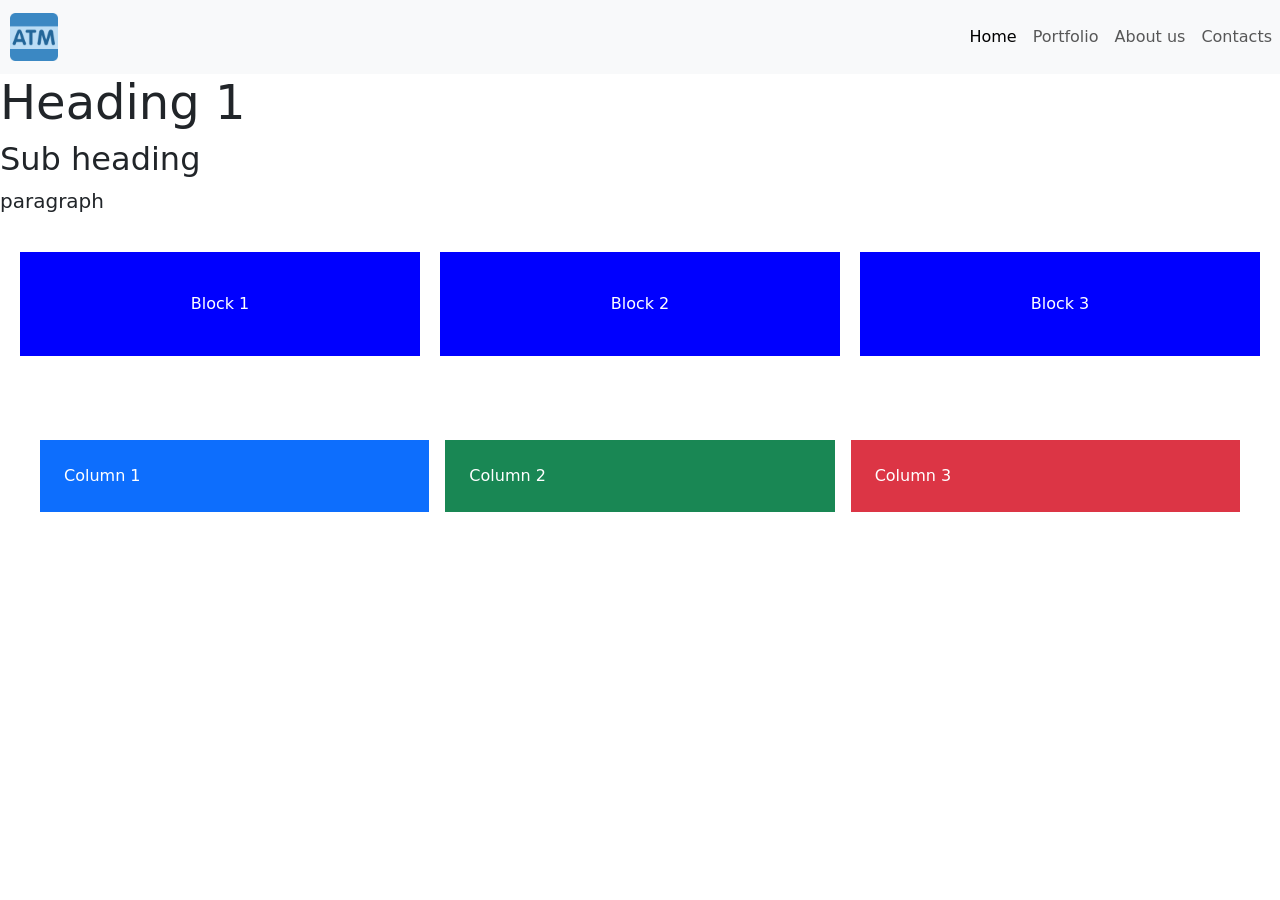
<file: index.html>
<!DOCTYPE>
<html>

<head>
  <meta charset="UTF-8">
  <meta name="viewport" content="width=device-width, initial-scale=1.0">
  <title>web-assignment3</title>
  <link href="https://cdn.jsdelivr.net/npm/bootstrap@5.3.8/dist/css/bootstrap.min.css" rel="stylesheet"
    integrity="sha384-sRIl4kxILFvY47J16cr9ZwB07vP4J8+LH7qKQnuqkuIAvNWLzeN8tE5YBujZqJLB" crossorigin="anonymous">
  <link rel="stylesheet" href="style.css">
</head>

<body>
  <nav class="navbar navbar-expand-lg navbar-light bg-light">
    <a class="navbar-brand" href="https://www.youtube.com/watch?v=dQw4w9WgXcQ">
      <img src="images/icon.png" alt="icon" id="icon">
    </a>

    <button class="navbar-toggler" type="button" data-bs-toggle="collapse" data-bs-target="#menu">
      <span class="navbar-toggler-icon"></span>
    </button>

    <div class="collapse navbar-collapse" id="menu">
      <ul class="navbar-nav ms-auto">
        <li class="nav-item"><a class="nav-link active" href="#">Home</a></li>
        <li class="nav-item"><a class="nav-link" href="portfolio.html">Portfolio</a></li>
        <li class="nav-item"><a class="nav-link" href="#">About us</a></li>
        <li class="nav-item"><a class="nav-link" href="#">Contacts</a></li>
      </ul>
    </div>
  </nav>

  <h1>Heading 1</h1>
  <h2>Sub heading</h2>
  <p>paragraph</p>

  <div class="boxes">
    <div class="box">Block 1</div>
    <div class="box">Block 2</div>
    <div class="box">Block 3</div>
  </div>

  <div class="bs-container mt-4">
    <div class="row g-3">
      <div class="col-12 col-md-6 col-lg-4">
        <div class="p-4 bg-primary text-white">Column 1</div>
      </div>
      <div class="col-12 col-md-6 col-lg-4">
        <div class="p-4 bg-success text-white">Column 2</div>
      </div>
      <div class="col-12 col-md-6 col-lg-4">
        <div class="p-4 bg-danger text-white">Column 3</div>
      </div>
    </div>
  </div>

  <script src="https://cdn.jsdelivr.net/npm/bootstrap@5.3.8/dist/js/bootstrap.bundle.min.js"
    integrity="sha384-FKyoEForCGlyvwx9Hj09JcYn3nv7wiPVlz7YYwJrWVcXK/BmnVDxM+D2scQbITxI"
    crossorigin="anonymous"></script>
</body>

</html>
</file>
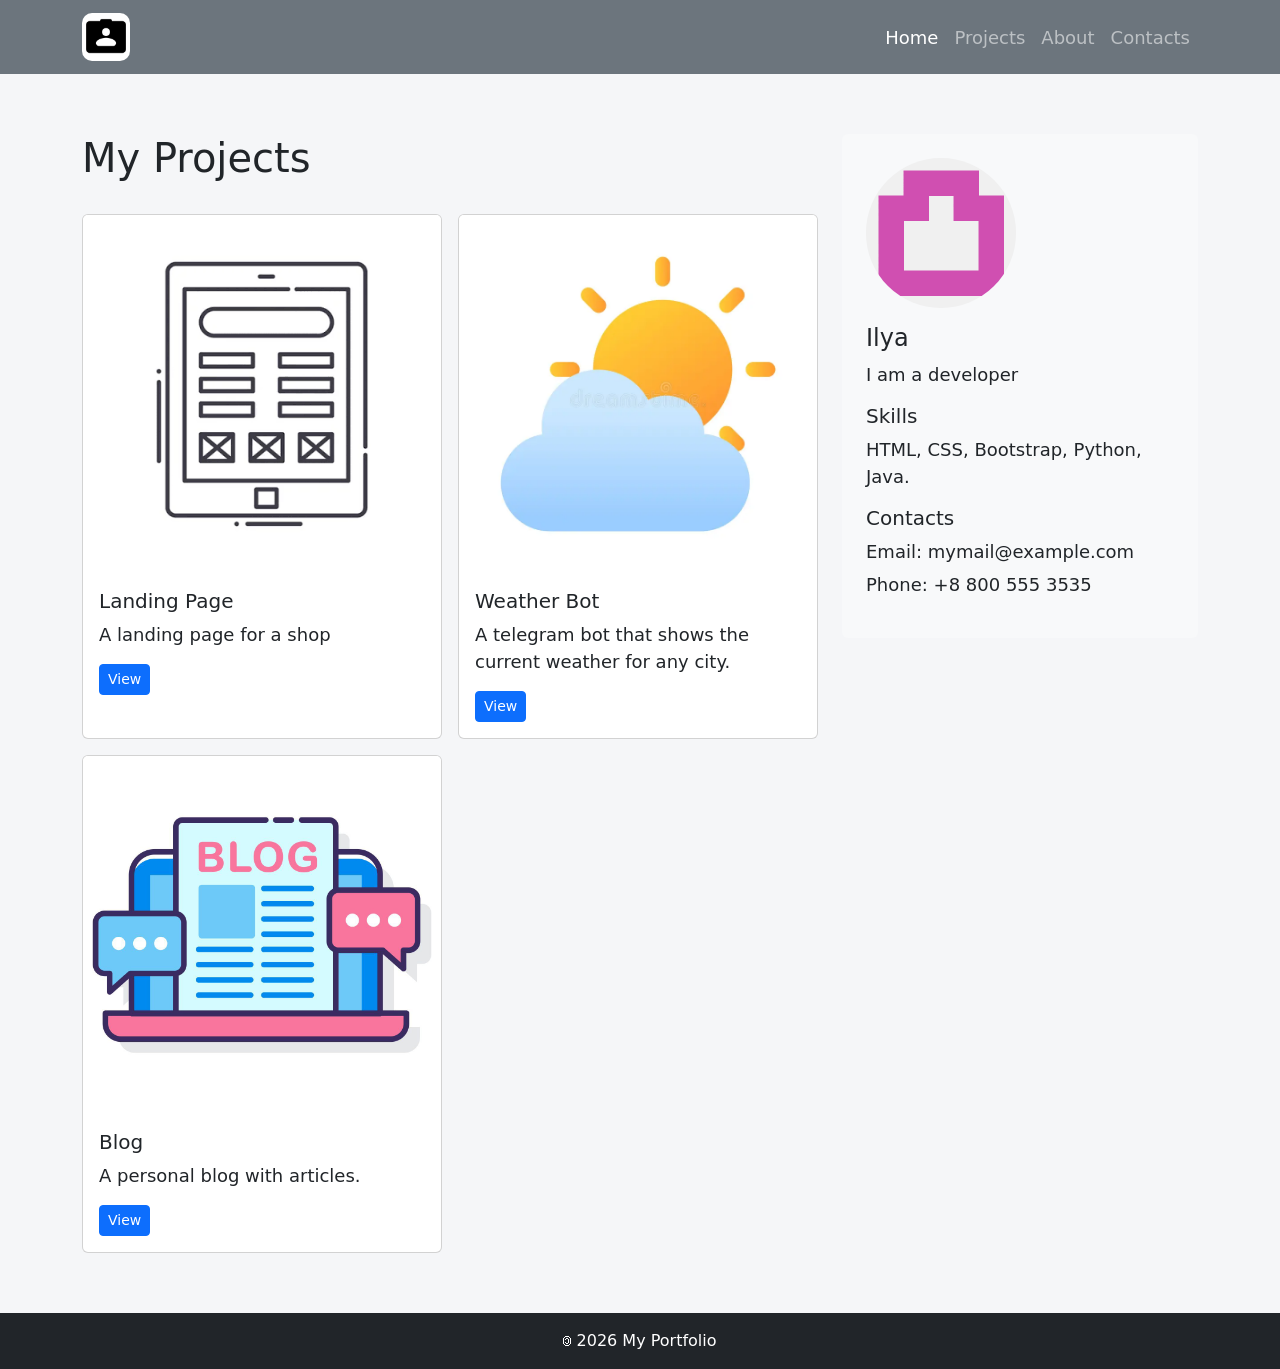
<file: portfolio.html>
<!DOCTYPE>
<html>

<head>
  <meta charset="UTF-8">
  <meta name="viewport" content="width=device-width, initial-scale=1.0">
  <title>My portfolio</title>
  <link href="https://cdn.jsdelivr.net/npm/bootstrap@5.3.8/dist/css/bootstrap.min.css" rel="stylesheet"
    integrity="sha384-sRIl4kxILFvY47J16cr9ZwB07vP4J8+LH7qKQnuqkuIAvNWLzeN8tE5YBujZqJLB" crossorigin="anonymous">
  <link rel="stylesheet" href="portfolio.css">
</head>

<body>
  <header class="sticky-top">
    <nav class="navbar navbar-expand-lg navbar-dark bg-secondary">
      <div class="container">
        <a class="navbar-brand" href="#">
          <img src="images/portfolio.jpg" alt="icon" id="icon">
        </a>
        <button class="navbar-toggler" type="button" data-bs-toggle="collapse" data-bs-target="#menu">
          <span class="navbar-toggler-icon"></span>
        </button>
        <div class="collapse navbar-collapse" id="menu">
          <ul class="navbar-nav ms-auto">
            <li class="nav-item"><a class="nav-link active" href="index.html">Home</a></li>
            <li class="nav-item"><a class="nav-link" href="#projects">Projects</a></li>
            <li class="nav-item"><a class="nav-link" href="#about">About</a></li>
            <li class="nav-item"><a class="nav-link" href="#contacts">Contacts</a></li>
          </ul>
        </div>
      </div>
    </nav>
  </header>

  <main class="container main-section">
    <div class="row g-4">
      <div class="col-12 col-lg-8" id="projects">
        <h1 class="page-title">My Projects</h1>
        <div class="row g-3">
          <div class="col-12 col-md-6">
            <div class="card h-100 project-card">
              <img src="images/image1.png" class="card-img-top" alt="Project 1">
              <div class="card-body">
                <h5 class="card-title">Landing Page</h5>
                <p class="card-text project-desc">A landing page for a shop
                </p>
                <a href="#" class="btn btn-primary btn-sm">View</a>
              </div>
            </div>
          </div>

          <div class="col-12 col-md-6">
            <div class="card h-100 project-card">
              <img src="images/image2.webp" class="card-img-top" alt="Project 2">
              <div class="card-body">
                <h5 class="card-title">Weather Bot</h5>
                <p class="card-text project-desc">A telegram bot that shows the current weather for any city.</p>
                <a href="#" class="btn btn-primary btn-sm">View</a>
              </div>
            </div>
          </div>

          <div class="col-12 col-md-6">
            <div class="card h-100 project-card">
              <img src="images/image3.jpg" class="card-img-top" alt="Project 4">
              <div class="card-body">
                <h5 class="card-title">Blog</h5>
                <p class="card-text project-desc">A personal blog with articles.</p>
                <a href="#" class="btn btn-primary btn-sm">View</a>
              </div>
            </div>
          </div>

        </div>
      </div>

      <div class="col-12 col-lg-4" id="about">
        <div class="sidebar p-4 bg-light rounded">
          <img src="images/avatar.png" class="rounded-circle mb-3 avatar" alt="My photo">
          <h4>Ilya</h4>
          <p>I am a developer</p>

          <div class="skills">
            <h5>Skills</h5>
            <p>HTML, CSS, Bootstrap, Python, Java.</p>
          </div>

          <h5 id="contacts">Contacts</h5>
          <ul class="list-unstyled contacts-list">
            <li>Email: mymail@example.com</li>
            <li>Phone: +8 800 555 3535</li>
          </ul>
        </div>
      </div>

    </div>
  </main>

  <footer class="bg-dark text-white text-center py-3">
    <p class="mb-0">🄯 2026 My Portfolio</p>
  </footer>

  <script src="https://cdn.jsdelivr.net/npm/bootstrap@5.3.8/dist/js/bootstrap.bundle.min.js"
    integrity="sha384-FKyoEForCGlyvwx9Hj09JcYn3nv7wiPVlz7YYwJrWVcXK/BmnVDxM+D2scQbITxI"
    crossorigin="anonymous"></script>
</body>

</html>
</file>
<file: style.css>
h1 {
  font-size: 24px;
}

h2 {
  font-size: 20px;
}

p {
  font-size: 14px;
}



.boxes {
  display: grid;
  grid-template-columns: 1fr;
  gap: 20px;
  padding: 20px;
}

.box {
  background: blue;
  color: white;
  padding: 40px;
  text-align: center;
}

.bs-container {
  padding: 40px;
}

#icon {
  max-width: 48px;
  max-height: 48px;
  margin-left: 10px;
}

@media(min-width: 768px) {
  h1 {
    font-size: 32px;
  }

  h2 {
    font-size: 24px;
  }

  p {
    font-size: 16px;
  }

  .boxes {
    grid-template-columns: 1fr 1fr;
  }
}

@media(min-width: 1024px) {
  h1 {
    font-size: 48px;
  }

  h2 {
    font-size: 32px;
  }

  p {
    font-size: 20px;
  }

  .boxes {
    grid-template-columns: 1fr 1fr 1fr;
  }
}
</file>
<file: portfolio.css>
body {
  display: flex;
  flex-direction: column;
  min-height: 100vh;
  background-color: #f5f6f8;
}

main {
  flex: 1;
}

.project-card {
  transition: transform 0.2s, box-shadow 0.2s;
}

.project-card:hover {
  transform: translateY(-4px);
  box-shadow: 0 6px 16px rgba(0, 0, 0, 0.12);
}

.sidebar {
  text-align: center;
}

.contacts-list li {
  margin-bottom: 6px;
}


body {
  font-size: 14px;
}

.page-title {
  font-size: 24px;
  margin-bottom: 16px;
}

.main-section {
  padding-top: 20px;
  padding-bottom: 20px;
}

.avatar {
  width: 100px;
}

footer p {
  font-size: 12px;
}

.project-desc,
.skills {
  display: none;
}

#icon {
  max-width: 48px;
  border-radius: 10px;
}

@media (min-width: 768px) {
  body {
    font-size: 16px;
  }

  .page-title {
    font-size: 32px;
    margin-bottom: 24px;
  }

  .main-section {
    padding-top: 40px;
    padding-bottom: 40px;
  }

  .avatar {
    width: 130px;
  }

  footer p {
    font-size: 14px;
  }

  .project-desc {
    display: block;
  }
}


@media (min-width: 992px) {
  body {
    font-size: 18px;
  }

  .page-title {
    font-size: 40px;
    margin-bottom: 32px;
  }

  .main-section {
    padding-top: 60px;
    padding-bottom: 60px;
  }

  .avatar {
    width: 150px;
  }

  footer p {
    font-size: 16px;
  }

  .skills {
    display: block;
  }

  .sidebar {
    position: sticky;
    top: 90px;
    text-align: left;
  }
}
</file>
